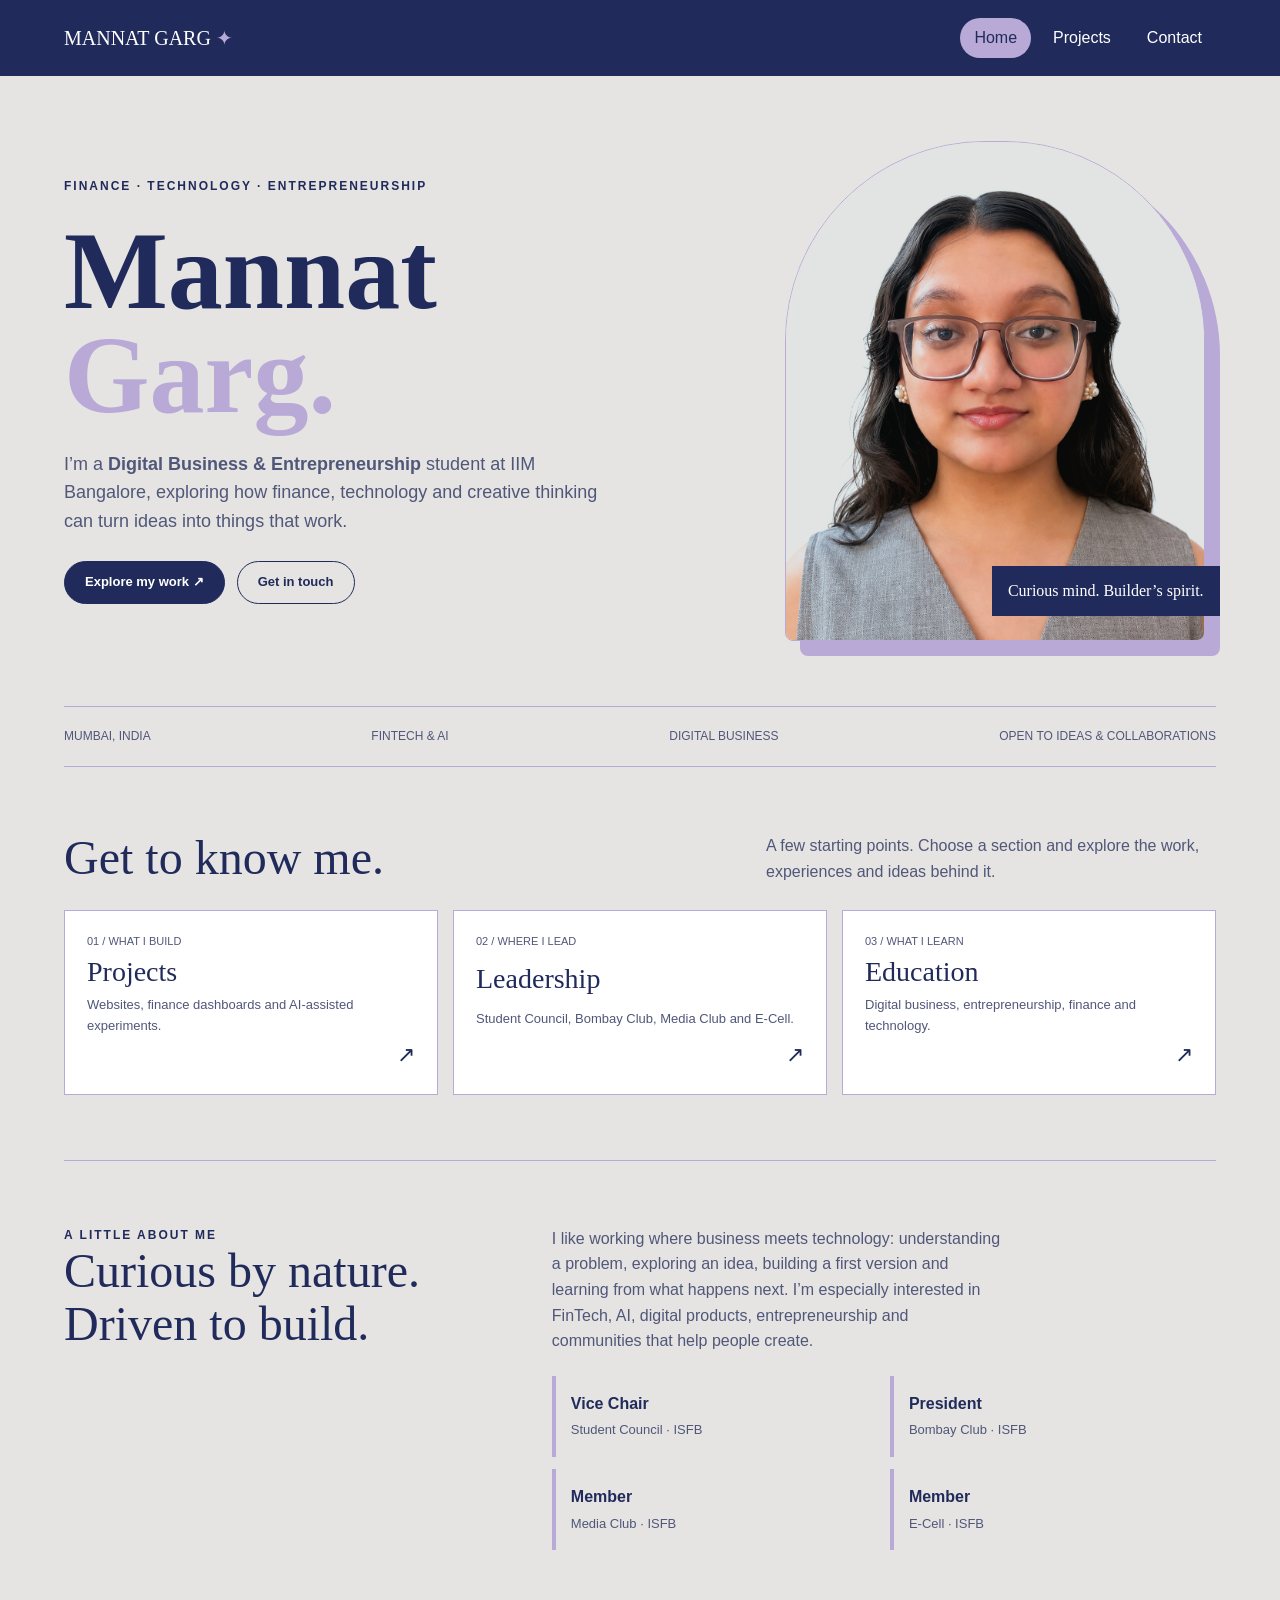
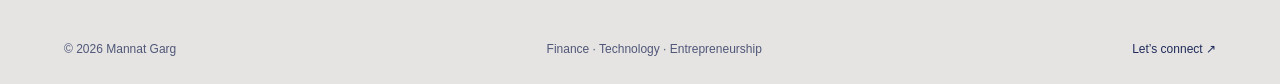
<file: index.html>
<!doctype html>
<html lang="en">
<head>
  <meta charset="utf-8">
  <meta name="viewport" content="width=device-width, initial-scale=1">
  <meta name="description" content="Mannat Garg — finance, technology, digital business and entrepreneurship.">
  <title>Home | Mannat Garg</title>
  <link rel="preconnect" href="https://fonts.googleapis.com">
  <link rel="preconnect" href="https://fonts.gstatic.com" crossorigin>
  <link href="https://fonts.googleapis.com/css2?family=DM+Sans:wght@400;500;600;700&display=swap" rel="stylesheet">
  <link rel="stylesheet" href="./style.css">
</head>
<body>
<header class="site-header">
  <a class="wordmark" href="index.html">MANNAT GARG <span>✦</span></a>
  <nav class="site-nav" aria-label="Main navigation">
    <a class="active" href="index.html">Home</a>
    <a class="" href="projects.html">Projects</a>
    <a class="" href="contact.html">Contact</a>
  </nav>
</header>
<main>
<div class="wrap">
  <section class="hero">
    <div class="hero-copy">
      <div class="kicker">Finance · Technology · Entrepreneurship</div>
      <h1><span>Mannat</span><span class="last">Garg.</span></h1>
      <p class="hero-intro">I’m a <strong>Digital Business & Entrepreneurship</strong> student at IIM Bangalore, exploring how finance, technology and creative thinking can turn ideas into things that work.</p>
      <div class="hero-actions">
        <a class="button primary" href="projects.html">Explore my work ↗</a>
        <a class="button" href="contact.html">Get in touch</a>
      </div>
    </div>
    <div class="portrait-wrap">
      <div class="portrait-frame"><img src="./mannat-portrait.png" alt="Portrait of Mannat Garg"></div>
      <div class="portrait-note">Curious mind. Builder’s spirit.</div>
    </div>
  </section>
  <div class="intro-strip">
    <span>Mumbai, India</span><span>FinTech & AI</span><span>Digital Business</span><span>Open to ideas & collaborations</span>
  </div>
  <section class="section">
    <div class="section-heading">
      <h2>Get to know me.</h2>
      <p>A few starting points. Choose a section and explore the work, experiences and ideas behind it.</p>
    </div>
    <div class="link-grid">
      <a class="link-card" href="projects.html#projects"><span class="num">01 / WHAT I BUILD</span><h3>Projects</h3><p>Websites, finance dashboards and AI-assisted experiments.</p><span class="arrow">↗</span></a>
      <a class="link-card" href="projects.html#leadership"><span class="num">02 / WHERE I LEAD</span><h3>Leadership</h3><p>Student Council, Bombay Club, Media Club and E-Cell.</p><span class="arrow">↗</span></a>
      <a class="link-card" href="projects.html#education"><span class="num">03 / WHAT I LEARN</span><h3>Education</h3><p>Digital business, entrepreneurship, finance and technology.</p><span class="arrow">↗</span></a>
    </div>
  </section>
  <section class="profile-band">
    <div><div class="eyebrow">A little about me</div><h2>Curious by nature.<br>Driven to build.</h2></div>
    <div>
      <p>I like working where business meets technology: understanding a problem, exploring an idea, building a first version and learning from what happens next. I’m especially interested in FinTech, AI, digital products, entrepreneurship and communities that help people create.</p>
      <div class="role-list">
        <div class="role"><strong>Vice Chair</strong><span>Student Council · ISFB</span></div>
        <div class="role"><strong>President</strong><span>Bombay Club · ISFB</span></div>
        <div class="role"><strong>Member</strong><span>Media Club · ISFB</span></div>
        <div class="role"><strong>Member</strong><span>E-Cell · ISFB</span></div>
      </div>
    </div>
  </section>
</div>
</main>
<footer class="wrap site-footer">
  <span>© 2026 Mannat Garg</span>
  <span>Finance · Technology · Entrepreneurship</span>
  <a href="mailto:gargmannat4@gmail.com">Let’s connect ↗</a>
</footer>
</body>
</html>
</file>
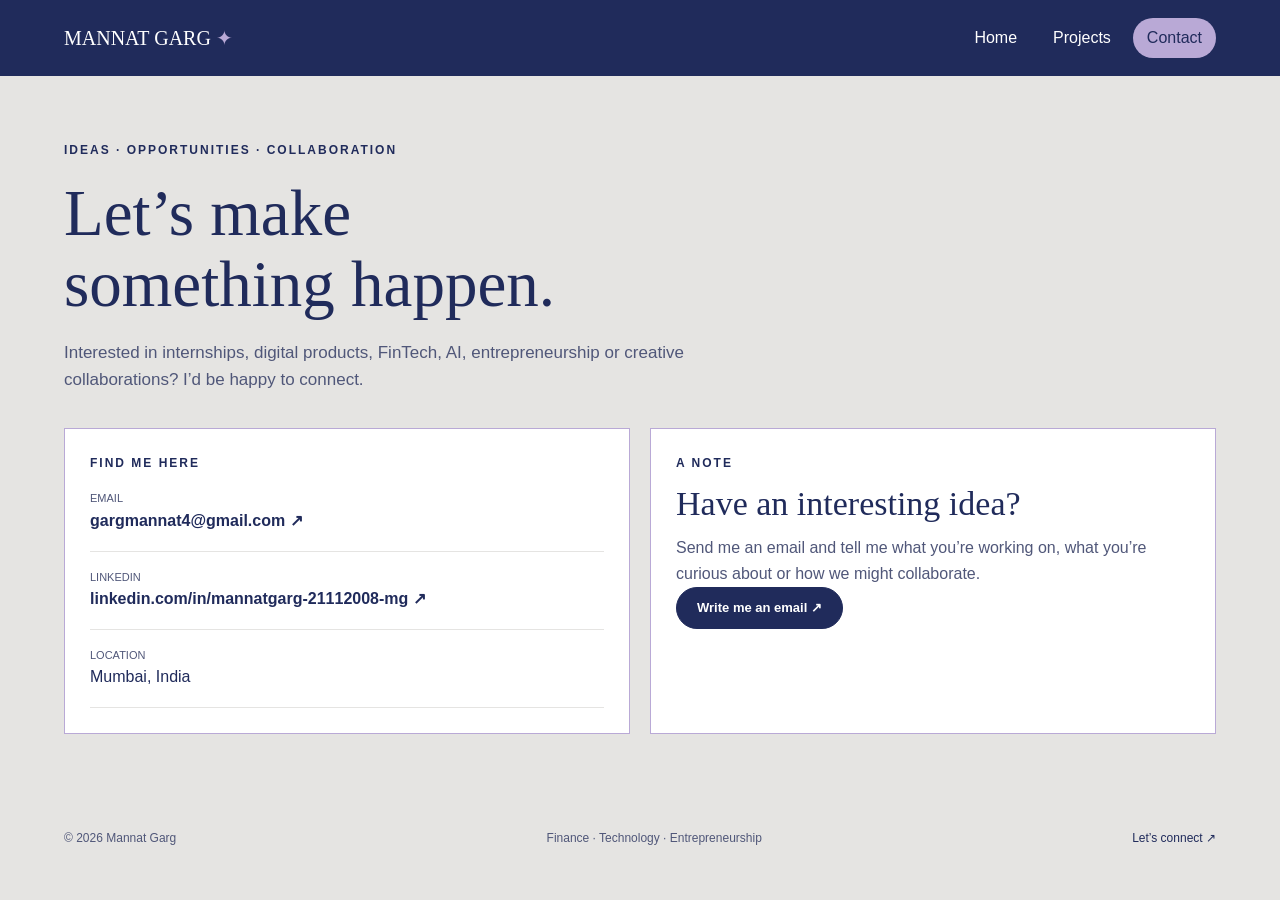
<file: contact.html>
<!doctype html>
<html lang="en">
<head>
  <meta charset="utf-8">
  <meta name="viewport" content="width=device-width, initial-scale=1">
  <meta name="description" content="Mannat Garg — finance, technology, digital business and entrepreneurship.">
  <title>Contact | Mannat Garg</title>
  <link rel="preconnect" href="https://fonts.googleapis.com">
  <link rel="preconnect" href="https://fonts.gstatic.com" crossorigin>
  <link href="https://fonts.googleapis.com/css2?family=DM+Sans:wght@400;500;600;700&display=swap" rel="stylesheet">
  <link rel="stylesheet" href="./style.css">
</head>
<body>
<header class="site-header">
  <a class="wordmark" href="index.html">MANNAT GARG <span>✦</span></a>
  <nav class="site-nav" aria-label="Main navigation">
    <a class="" href="index.html">Home</a>
    <a class="" href="projects.html">Projects</a>
    <a class="active" href="contact.html">Contact</a>
  </nav>
</header>
<main>
<div class="wrap">
  <section class="page-intro">
    <div class="eyebrow">Ideas · Opportunities · Collaboration</div>
    <h1 class="page-title">Let’s make<br>something happen.</h1>
    <p>Interested in internships, digital products, FinTech, AI, entrepreneurship or creative collaborations? I’d be happy to connect.</p>
  </section>
  <section class="contact-layout">
    <div class="contact-box">
      <div class="eyebrow">Find me here</div>
      <div class="contact-row"><small>Email</small><a href="mailto:gargmannat4@gmail.com">gargmannat4@gmail.com ↗</a></div>
      <div class="contact-row"><small>LinkedIn</small><a href="https://www.linkedin.com/in/mannatgarg-21112008-mg" target="_blank" rel="noopener noreferrer">linkedin.com/in/mannatgarg-21112008-mg ↗</a></div>
      <div class="contact-row"><small>Location</small><span>Mumbai, India</span></div>
    </div>
    <div class="contact-box">
      <div class="eyebrow">A note</div>
      <h2 style="font:500 34px Georgia,serif;color:#202B5B;margin:12px 0;">Have an interesting idea?</h2>
      <p>Send me an email and tell me what you’re working on, what you’re curious about or how we might collaborate.</p>
      <a class="button primary" href="mailto:gargmannat4@gmail.com?subject=Let's%20connect">Write me an email ↗</a>
    </div>
  </section>
</div>
</main>
<footer class="wrap site-footer">
  <span>© 2026 Mannat Garg</span>
  <span>Finance · Technology · Entrepreneurship</span>
  <a href="mailto:gargmannat4@gmail.com">Let’s connect ↗</a>
</footer>
</body>
</html>
</file>
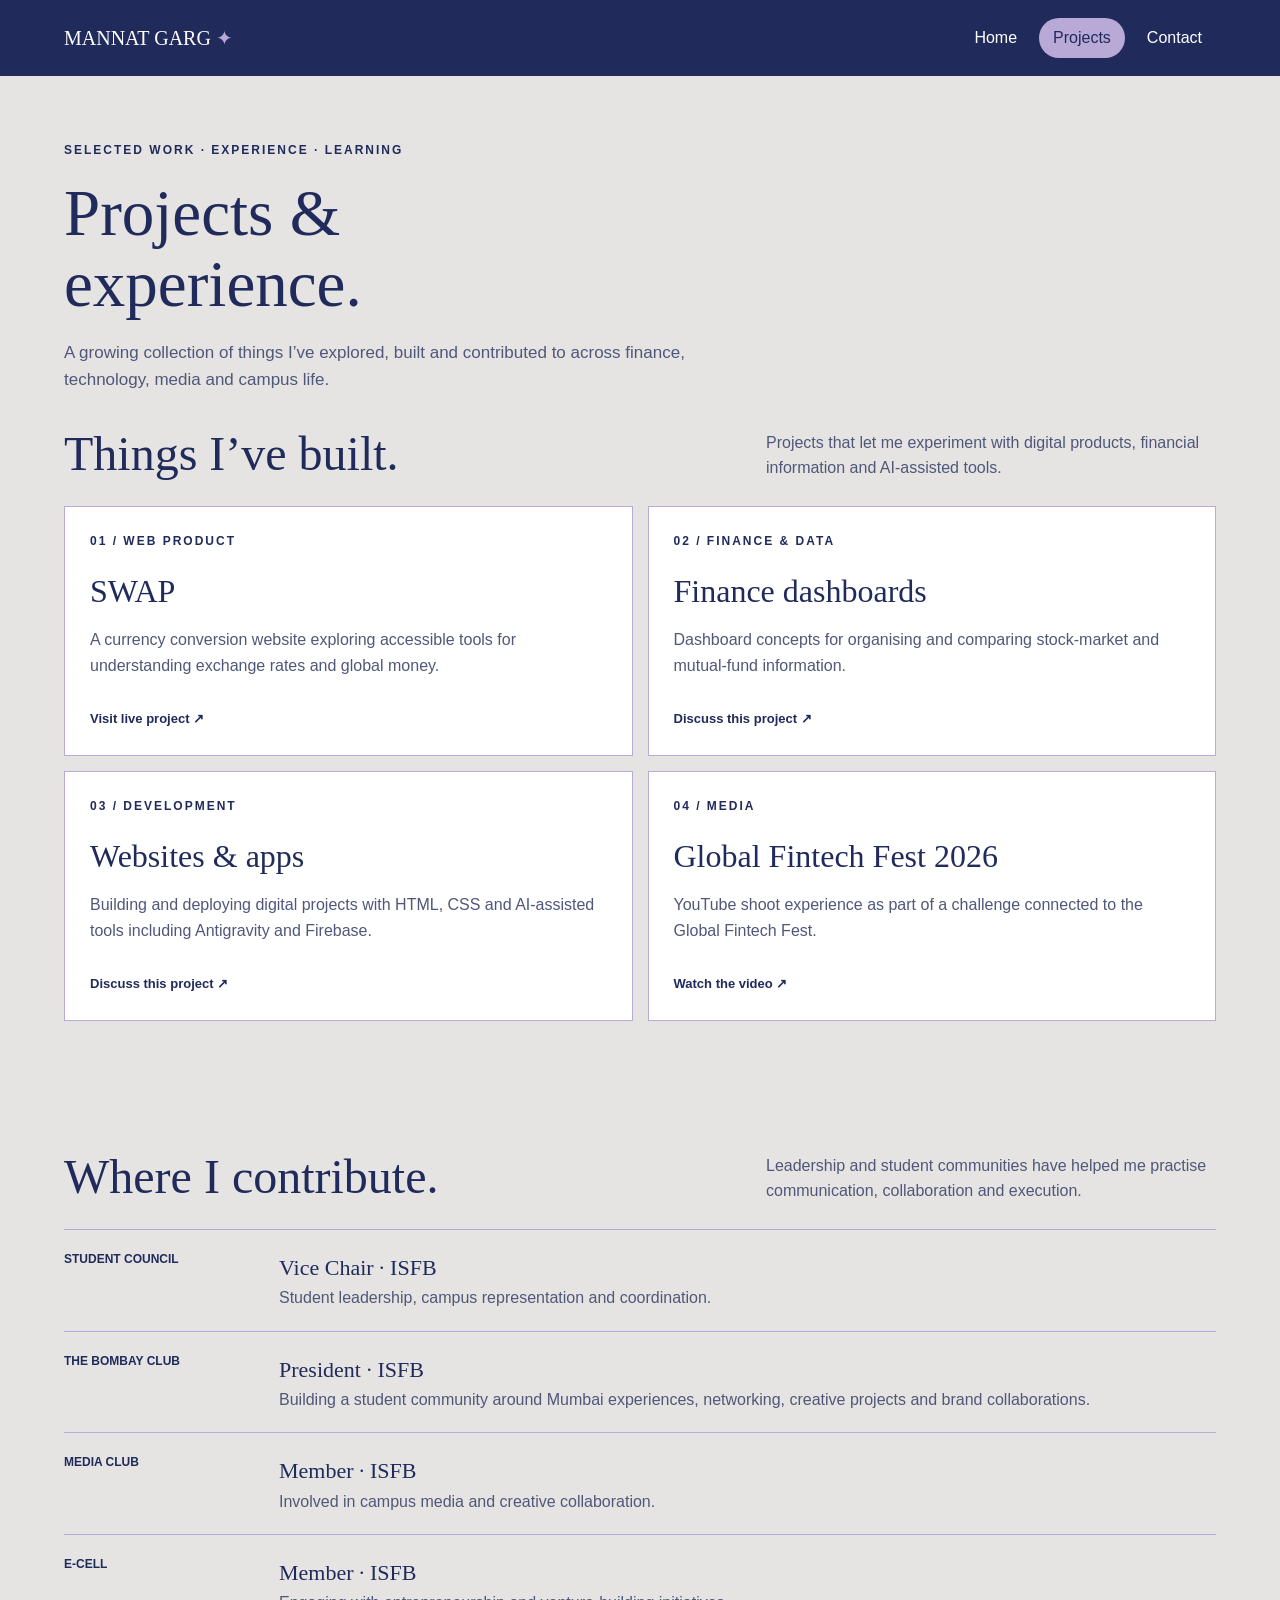
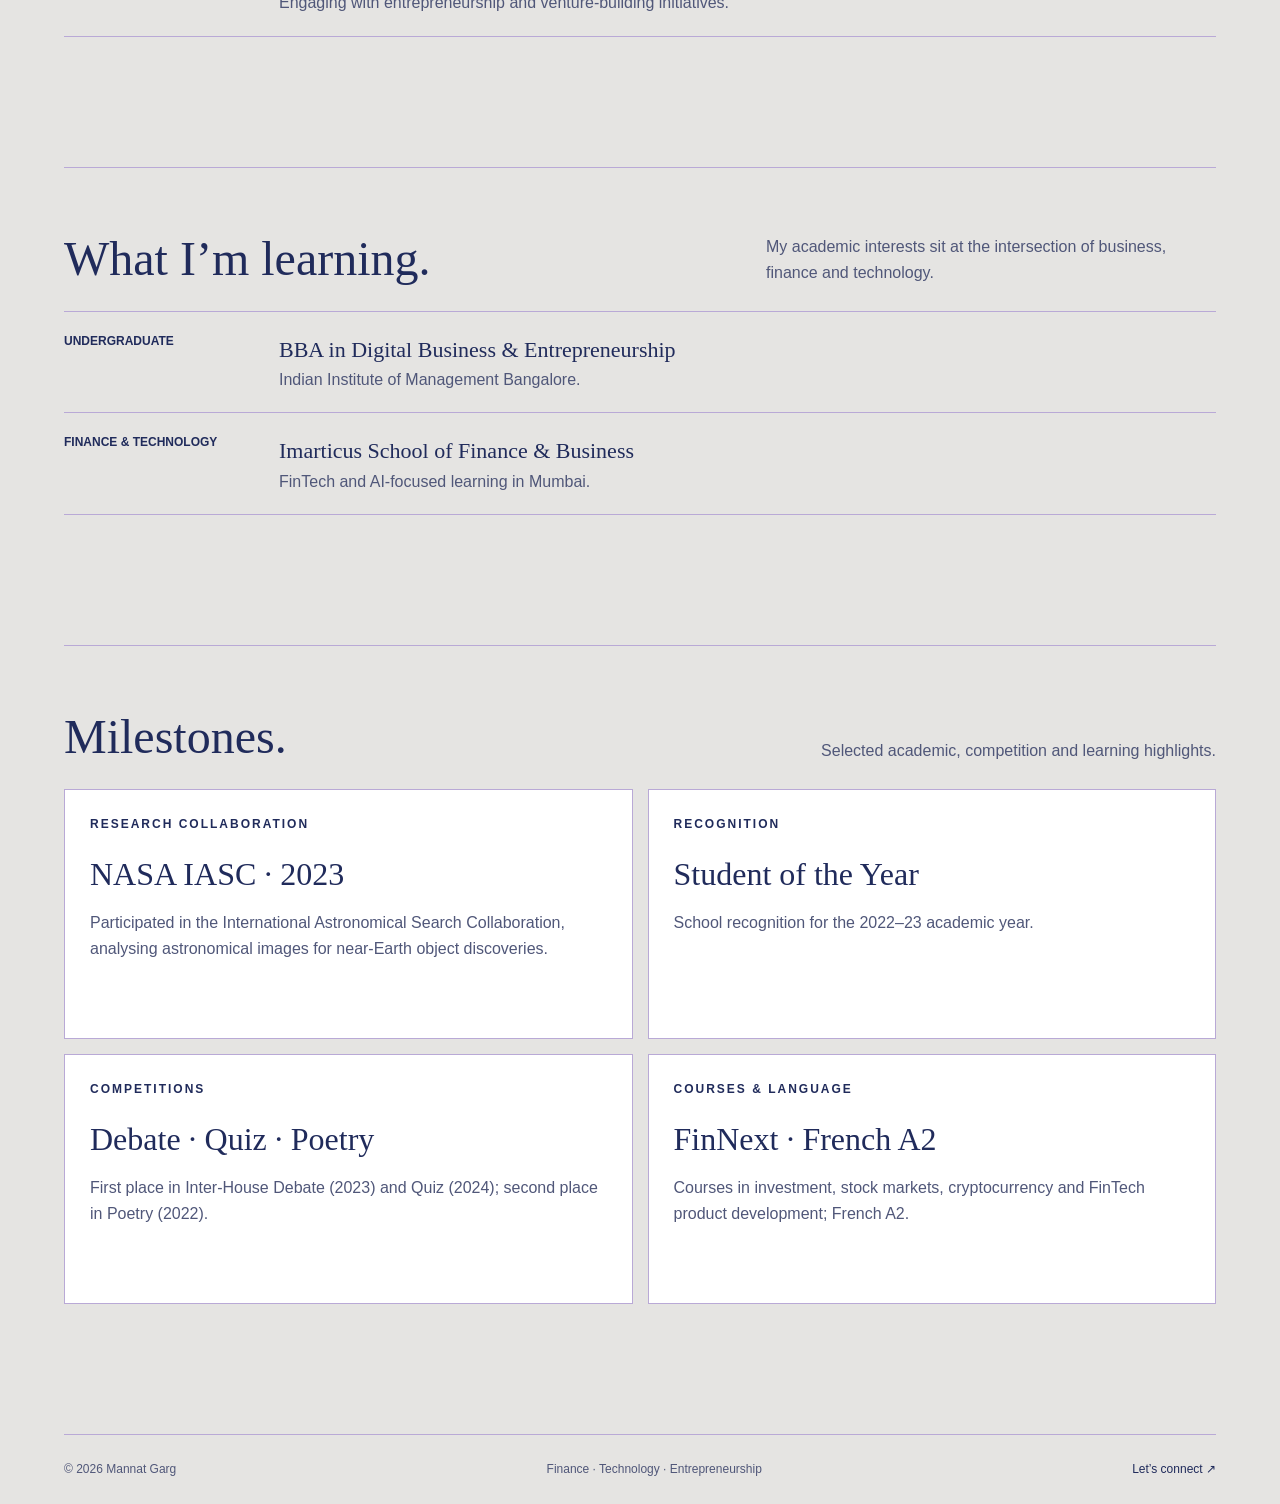
<file: projects.html>
<!doctype html>
<html lang="en">
<head>
  <meta charset="utf-8">
  <meta name="viewport" content="width=device-width, initial-scale=1">
  <meta name="description" content="Mannat Garg — finance, technology, digital business and entrepreneurship.">
  <title>Projects & Experience | Mannat Garg</title>
  <link rel="preconnect" href="https://fonts.googleapis.com">
  <link rel="preconnect" href="https://fonts.gstatic.com" crossorigin>
  <link href="https://fonts.googleapis.com/css2?family=DM+Sans:wght@400;500;600;700&display=swap" rel="stylesheet">
  <link rel="stylesheet" href="./style.css">
</head>
<body>
<header class="site-header">
  <a class="wordmark" href="index.html">MANNAT GARG <span>✦</span></a>
  <nav class="site-nav" aria-label="Main navigation">
    <a class="" href="index.html">Home</a>
    <a class="active" href="projects.html">Projects</a>
    <a class="" href="contact.html">Contact</a>
  </nav>
</header>
<main>
<div class="wrap">
  <section class="page-intro">
    <div class="eyebrow">Selected work · Experience · Learning</div>
    <h1 class="page-title">Projects &<br>experience.</h1>
    <p>A growing collection of things I’ve explored, built and contributed to across finance, technology, media and campus life.</p>
  </section>
  <section id="projects">
    <div class="section-heading"><h2>Things I’ve built.</h2><p>Projects that let me experiment with digital products, financial information and AI-assisted tools.</p></div>
    <div class="project-grid">
      <article class="project-card"><div class="eyebrow">01 / Web product</div><h2>SWAP</h2><p>A currency conversion website exploring accessible tools for understanding exchange rates and global money.</p><a href="https://finnext-swap-by-mannat.vercel.app/" target="_blank" rel="noopener noreferrer">Visit live project ↗</a></article>
      <article class="project-card"><div class="eyebrow">02 / Finance & data</div><h2>Finance dashboards</h2><p>Dashboard concepts for organising and comparing stock-market and mutual-fund information.</p><a href="mailto:gargmannat4@gmail.com?subject=Finance%20dashboard">Discuss this project ↗</a></article>
      <article class="project-card"><div class="eyebrow">03 / Development</div><h2>Websites & apps</h2><p>Building and deploying digital projects with HTML, CSS and AI-assisted tools including Antigravity and Firebase.</p><a href="mailto:gargmannat4@gmail.com?subject=Web%20development">Discuss this project ↗</a></article>
      <article class="project-card"><div class="eyebrow">04 / Media</div><h2>Global Fintech Fest 2026</h2><p>YouTube shoot experience as part of a challenge connected to the Global Fintech Fest.</p><a href="https://youtu.be/TK0P-guTzJg" target="_blank" rel="noopener noreferrer">Watch the video ↗</a></article>
    </div>
  </section>
  <section id="leadership" class="section">
    <div class="section-heading"><h2>Where I contribute.</h2><p>Leadership and student communities have helped me practise communication, collaboration and execution.</p></div>
    <div class="timeline">
      <div class="timeline-item"><div class="timeline-label">Student Council</div><div><h3>Vice Chair · ISFB</h3><p>Student leadership, campus representation and coordination.</p></div></div>
      <div class="timeline-item"><div class="timeline-label">The Bombay Club</div><div><h3>President · ISFB</h3><p>Building a student community around Mumbai experiences, networking, creative projects and brand collaborations.</p></div></div>
      <div class="timeline-item"><div class="timeline-label">Media Club</div><div><h3>Member · ISFB</h3><p>Involved in campus media and creative collaboration.</p></div></div>
      <div class="timeline-item"><div class="timeline-label">E-Cell</div><div><h3>Member · ISFB</h3><p>Engaging with entrepreneurship and venture-building initiatives.</p></div></div>
    </div>
  </section>
  <section id="education" class="section">
    <div class="section-heading"><h2>What I’m learning.</h2><p>My academic interests sit at the intersection of business, finance and technology.</p></div>
    <div class="timeline">
      <div class="timeline-item"><div class="timeline-label">Undergraduate</div><div><h3>BBA in Digital Business & Entrepreneurship</h3><p>Indian Institute of Management Bangalore.</p></div></div>
      <div class="timeline-item"><div class="timeline-label">Finance & technology</div><div><h3>Imarticus School of Finance & Business</h3><p>FinTech and AI-focused learning in Mumbai.</p></div></div>
    </div>
  </section>
  <section class="section">
    <div class="section-heading"><h2>Milestones.</h2><p>Selected academic, competition and learning highlights.</p></div>
    <div class="project-grid">
      <article class="project-card"><div class="eyebrow">Research collaboration</div><h2>NASA IASC · 2023</h2><p>Participated in the International Astronomical Search Collaboration, analysing astronomical images for near-Earth object discoveries.</p></article>
      <article class="project-card"><div class="eyebrow">Recognition</div><h2>Student of the Year</h2><p>School recognition for the 2022–23 academic year.</p></article>
      <article class="project-card"><div class="eyebrow">Competitions</div><h2>Debate · Quiz · Poetry</h2><p>First place in Inter-House Debate (2023) and Quiz (2024); second place in Poetry (2022).</p></article>
      <article class="project-card"><div class="eyebrow">Courses & language</div><h2>FinNext · French A2</h2><p>Courses in investment, stock markets, cryptocurrency and FinTech product development; French A2.</p></article>
    </div>
  </section>
</div>
</main>
<footer class="wrap site-footer">
  <span>© 2026 Mannat Garg</span>
  <span>Finance · Technology · Entrepreneurship</span>
  <a href="mailto:gargmannat4@gmail.com">Let’s connect ↗</a>
</footer>
</body>
</html>
</file>
<file: style.css>
/* Mannat Garg Portfolio
   Concepts used: CSS selectors, box model, colours, fonts,
   Flexbox, Grid, positioning and media queries.
*/

/* 1. Universal selector and box model */
* {
    box-sizing: border-box;
    margin: 0;
    padding: 0;
}

/* 2. Main page styling */
body {
    font-family: Arial, Helvetica, sans-serif;
    font-size: 16px;
    line-height: 1.6;
    color: #202B5B;
    background-color: #E5E4E2;
}

a {
    color: #202B5B;
    text-decoration: none;
}

a:hover {
    text-decoration: underline;
}

/* 3. Header and navigation */
.site-header {
    background-color: #202B5B;
    color: white;
    padding: 18px 5%;
    position: sticky;
    top: 0;
    z-index: 10;
}

/* Flexbox: keeps the name and navigation on one line */
.site-header {
    display: flex;
    justify-content: space-between;
    align-items: center;
    flex-wrap: wrap;
    gap: 15px;
}

.wordmark {
    color: white;
    font-family: Georgia, "Times New Roman", serif;
    font-size: 20px;
}

.wordmark span {
    color: #B9A9D6;
}

.site-nav {
    display: flex;
    flex-wrap: wrap;
    gap: 8px;
}

.site-nav a {
    color: white;
    padding: 7px 14px;
    border-radius: 20px;
}

.site-nav a:hover,
.site-nav a.active {
    background-color: #B9A9D6;
    color: #202B5B;
    text-decoration: none;
}

/* 4. Main content width */
.wrap {
    width: 90%;
    max-width: 1200px;
    margin: 0 auto;
}

/* 5. Home page hero section — CSS Grid */
.hero {
    display: grid;
    grid-template-columns: 1.2fr 0.8fr;
    align-items: center;
    gap: 45px;
    padding: 65px 0;
}

.kicker,
.eyebrow {
    color: #202B5B;
    font-size: 12px;
    font-weight: bold;
    letter-spacing: 2px;
    text-transform: uppercase;
}

.hero h1 {
    color: #202B5B;
    font-family: Georgia, "Times New Roman", serif;
    font-size: 110px;
    line-height: 0.95;
    margin: 22px 0;
}

.hero h1 span {
    display: block;
}

.hero h1 .last {
    color: #B9A9D6;
}

.hero-intro {
    max-width: 560px;
    color: #505779;
    font-size: 18px;
}

.hero-actions {
    display: flex;
    flex-wrap: wrap;
    gap: 12px;
    margin-top: 25px;
}

/* Profile image */
.portrait-wrap {
    position: relative;
    width: 100%;
    max-width: 420px;
    margin: 0 auto;
}

.portrait-frame {
    height: 500px;
    overflow: hidden;
    border: 1px solid #B9A9D6;
    border-radius: 200px 200px 8px 8px;
    background-color: #E5E4E2;
    box-shadow: 15px 15px #B9A9D6;
}

.portrait-frame img {
    width: 100%;
    height: 100%;
    object-fit: cover;
}

.portrait-note {
    position: absolute;
    right: -15px;
    bottom: 25px;
    padding: 12px 16px;
    color: white;
    background-color: #202B5B;
    font-family: Georgia, "Times New Roman", serif;
}

/* 6. Intro information row — Flexbox */
.intro-strip {
    display: flex;
    justify-content: space-between;
    flex-wrap: wrap;
    gap: 15px;
    padding: 20px 0;
    border-top: 1px solid #B9A9D6;
    border-bottom: 1px solid #B9A9D6;
    color: #505779;
    font-size: 12px;
    text-transform: uppercase;
}

/* 7. Sections and headings */
.section {
    padding: 65px 0;
    border-bottom: 1px solid #B9A9D6;
}

.section-heading {
    display: flex;
    justify-content: space-between;
    align-items: end;
    gap: 25px;
    margin-bottom: 25px;
}

.section-heading h2,
.profile-band h2,
.page-title {
    color: #202B5B;
    font-family: Georgia, "Times New Roman", serif;
    font-weight: normal;
    font-size: 48px;
    line-height: 1.1;
}

.section-heading p,
.profile-band p {
    max-width: 450px;
    color: #505779;
}

/* 8. Grid of clickable home page links */
.link-grid {
    display: grid;
    grid-template-columns: repeat(3, 1fr);
    gap: 15px;
}

.link-card {
    display: flex;
    flex-direction: column;
    justify-content: space-between;
    min-height: 185px;
    padding: 22px;
    background-color: white;
    border: 1px solid #B9A9D6;
}

.link-card:hover {
    background-color: #B9A9D6;
    text-decoration: none;
}

.link-card .num {
    font-size: 11px;
    color: #505779;
}

.link-card h3 {
    color: #202B5B;
    font-family: Georgia, "Times New Roman", serif;
    font-size: 28px;
    font-weight: normal;
}

.link-card p {
    color: #505779;
    font-size: 13px;
}

.arrow {
    text-align: right;
    font-size: 22px;
}

/* 9. About section — Grid */
.profile-band {
    display: grid;
    grid-template-columns: 0.8fr 1.2fr;
    gap: 45px;
    padding: 65px 0;
}

/* Leadership roles — Grid */
.role-list {
    display: grid;
    grid-template-columns: repeat(2, 1fr);
    gap: 12px;
    margin-top: 22px;
}

.role {
    padding: 15px;
    background-color: #E5E4E2;
    border-left: 4px solid #B9A9D6;
}

.role strong {
    display: block;
    color: #202B5B;
}

.role span {
    color: #505779;
    font-size: 13px;
}

/* 10. Buttons */
.button {
    display: inline-block;
    padding: 10px 20px;
    border: 1px solid #202B5B;
    border-radius: 25px;
    color: #202B5B;
    font-size: 13px;
    font-weight: bold;
}

.button.primary {
    color: white;
    background-color: #202B5B;
}

.button:hover {
    color: #202B5B;
    background-color: #B9A9D6;
    text-decoration: none;
}

/* 11. Projects page */
.page-intro {
    padding: 65px 0 35px;
}

.page-intro .page-title {
    margin: 18px 0;
    font-size: 65px;
}

.page-intro p {
    max-width: 680px;
    color: #505779;
    font-size: 17px;
}

.project-grid {
    display: grid;
    grid-template-columns: repeat(2, 1fr);
    gap: 15px;
    padding-bottom: 65px;
}

.project-card {
    display: flex;
    flex-direction: column;
    min-height: 250px;
    padding: 25px;
    background-color: white;
    border: 1px solid #B9A9D6;
}

.project-card h2 {
    margin: 15px 0 10px;
    color: #202B5B;
    font-family: Georgia, "Times New Roman", serif;
    font-size: 32px;
    font-weight: normal;
}

.project-card p {
    color: #505779;
}

.project-card a {
    margin-top: auto;
    padding-top: 18px;
    font-weight: bold;
    font-size: 13px;
}

/* 12. Education and leadership timeline */
.timeline {
    margin-bottom: 65px;
    border-top: 1px solid #B9A9D6;
}

.timeline-item {
    display: grid;
    grid-template-columns: 190px 1fr;
    gap: 25px;
    padding: 20px 0;
    border-bottom: 1px solid #B9A9D6;
}

.timeline-label {
    color: #202B5B;
    font-size: 12px;
    font-weight: bold;
    text-transform: uppercase;
}

.timeline-item h3 {
    color: #202B5B;
    font-family: Georgia, "Times New Roman", serif;
    font-size: 22px;
    font-weight: normal;
}

.timeline-item p {
    color: #505779;
}

/* 13. Contact page — Grid */
.contact-layout {
    display: grid;
    grid-template-columns: 1fr 1fr;
    gap: 20px;
    padding-bottom: 70px;
}

.contact-box {
    padding: 25px;
    background-color: white;
    border: 1px solid #B9A9D6;
}

.contact-row {
    padding: 17px 0;
    border-bottom: 1px solid #E5E4E2;
}

.contact-row small {
    display: block;
    color: #505779;
    font-size: 11px;
    text-transform: uppercase;
}

.contact-row a {
    font-weight: bold;
    overflow-wrap: anywhere;
}

.contact-box p {
    color: #505779;
}

/* 14. Footer */
.site-footer {
    display: flex;
    justify-content: space-between;
    flex-wrap: wrap;
    gap: 15px;
    padding: 25px 0;
    color: #505779;
    font-size: 12px;
}

/* 15. Media queries — responsive design */
@media (max-width: 760px) {
    .site-header {
        flex-direction: column;
        align-items: flex-start;
    }

    .hero {
        grid-template-columns: 1fr;
        padding: 45px 0;
    }

    .hero h1 {
        font-size: 78px;
    }

    .portrait-wrap {
        width: 80%;
    }

    .portrait-frame {
        height: 430px;
    }

    .link-grid,
    .project-grid,
    .contact-layout {
        grid-template-columns: 1fr;
    }

    .profile-band {
        grid-template-columns: 1fr;
        gap: 20px;
    }

    .section-heading {
        flex-direction: column;
        align-items: flex-start;
    }

    .timeline-item {
        grid-template-columns: 1fr;
        gap: 5px;
    }
}

@media (max-width: 450px) {
    .hero h1 {
        font-size: 65px;
    }

    .page-intro .page-title {
        font-size: 48px;
    }

    .role-list {
        grid-template-columns: 1fr;
    }

    .section-heading h2,
    .profile-band h2 {
        font-size: 38px;
    }

    .wrap {
        width: 92%;
    }
}
</file>
